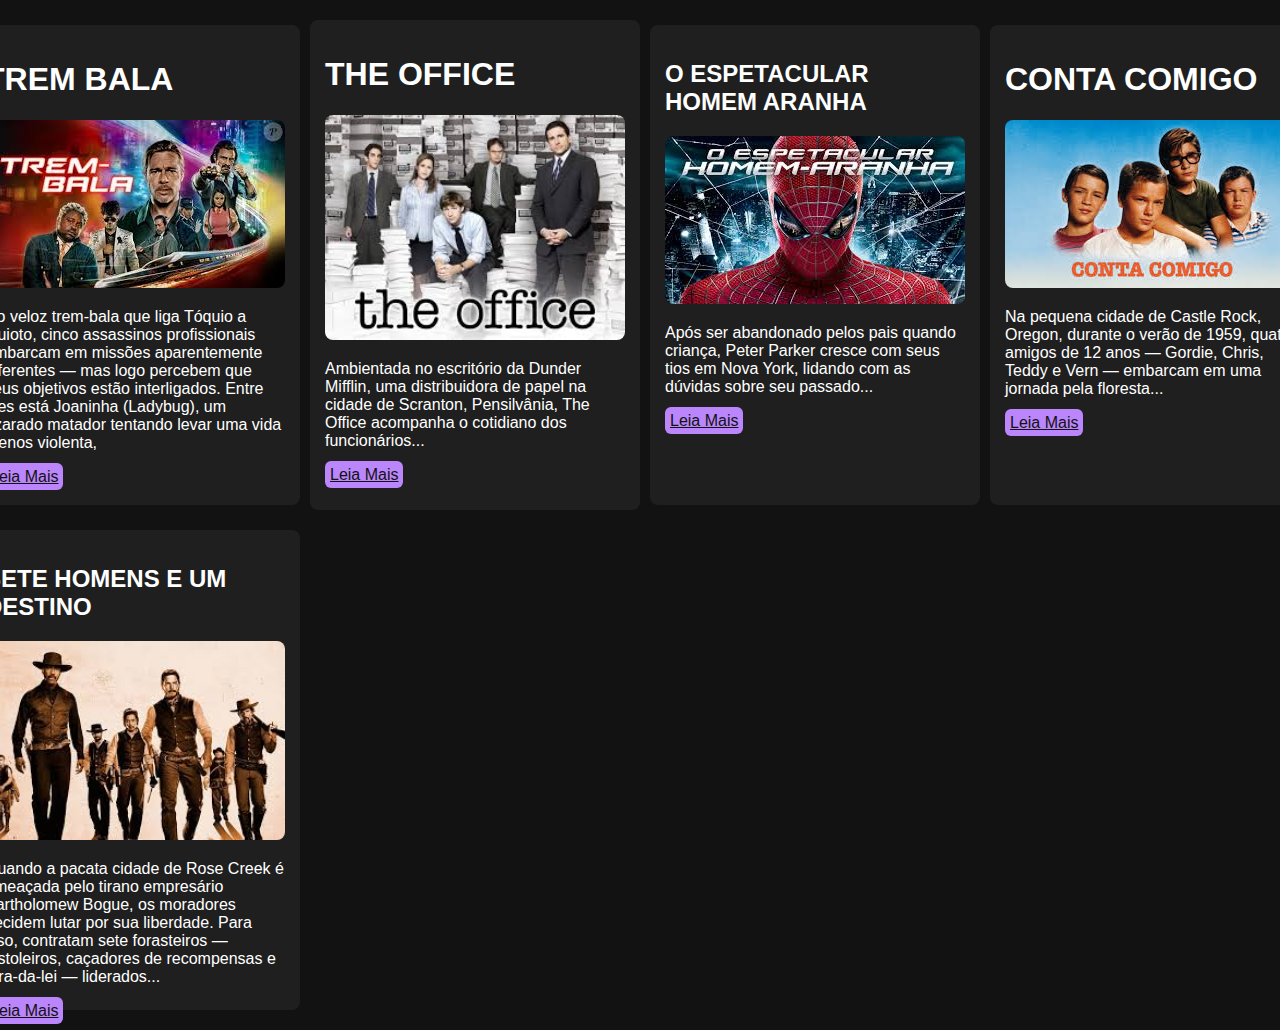
<file: index.html>
<!DOCTYPE html>
<html lang="pt-BR">
<head>
    <meta charset="UTF-8">
    <meta name="viewport" content="width=device-width, initial-scale=1.0">
    <link rel="stylesheet" href="style.css">
    <title>Curiosidades Cinematográficas</title>
</head>
<body>
    <div class="container">
       <div class="serie">
        <h1>TREM BALA</h1>
        <img src="imagens/download (3).jpg" alt="trem-bala" width="300px">
        <p>No veloz trem-bala que liga Tóquio a Quioto, cinco assassinos profissionais embarcam em missões aparentemente diferentes — mas logo percebem que seus objetivos estão interligados. Entre eles está Joaninha (Ladybug), um azarado matador tentando levar uma vida menos violenta,</p>     
        <a href="trem.html" class="leia">Leia Mais</a>
       </div>
        <div class="serie1">
            <h1>THE OFFICE</h1>
            <img src="imagens/download.jpg" alt="the-office" width="300px">
            <p>Ambientada no escritório da Dunder Mifflin, uma distribuidora de papel na cidade de Scranton, Pensilvânia, The Office acompanha o cotidiano dos funcionários...</p>
            <a href="office.html" class="leia1">Leia Mais</a>
        </div>
        <div class="serie2">
            <h2>O ESPETACULAR HOMEM ARANHA</h2>
            <img src="imagens/download (6).jpg" alt="aranha" width="300px">
            <p>Após ser abandonado pelos pais quando criança, Peter Parker cresce com seus tios em Nova York, lidando com as dúvidas sobre seu passado...</p>
            <a href="aranha.html" class="leia2">Leia Mais</a>
        </div>
        <div class="serie3">
            <h1>CONTA COMIGO</h1>
            <img src="imagens/download (9).jpg" alt="conta-comigo" width="300px">
            <p>Na pequena cidade de Castle Rock, Oregon, durante o verão de 1959, quatro amigos de 12 anos — Gordie, Chris, Teddy e Vern — embarcam em uma jornada pela floresta...</p>
            <a href="conta.html" class="leia3">Leia Mais</a>
        </div>
        <div class="serie4">
            <h2>SETE HOMENS E UM DESTINO</h2>
            <img src="imagens/download (4).jpg" alt="7-homens">
            <p> Quando a pacata cidade de Rose Creek é ameaçada pelo tirano empresário Bartholomew Bogue, os moradores decidem lutar por sua liberdade. Para isso, contratam sete forasteiros — pistoleiros, caçadores de recompensas e fora-da-lei — liderados... </p>
            <a href="7homens.html" class="leia4">Leia Mais</a>
        </div>

       













    </div>
    
</body>
</html>
</file>
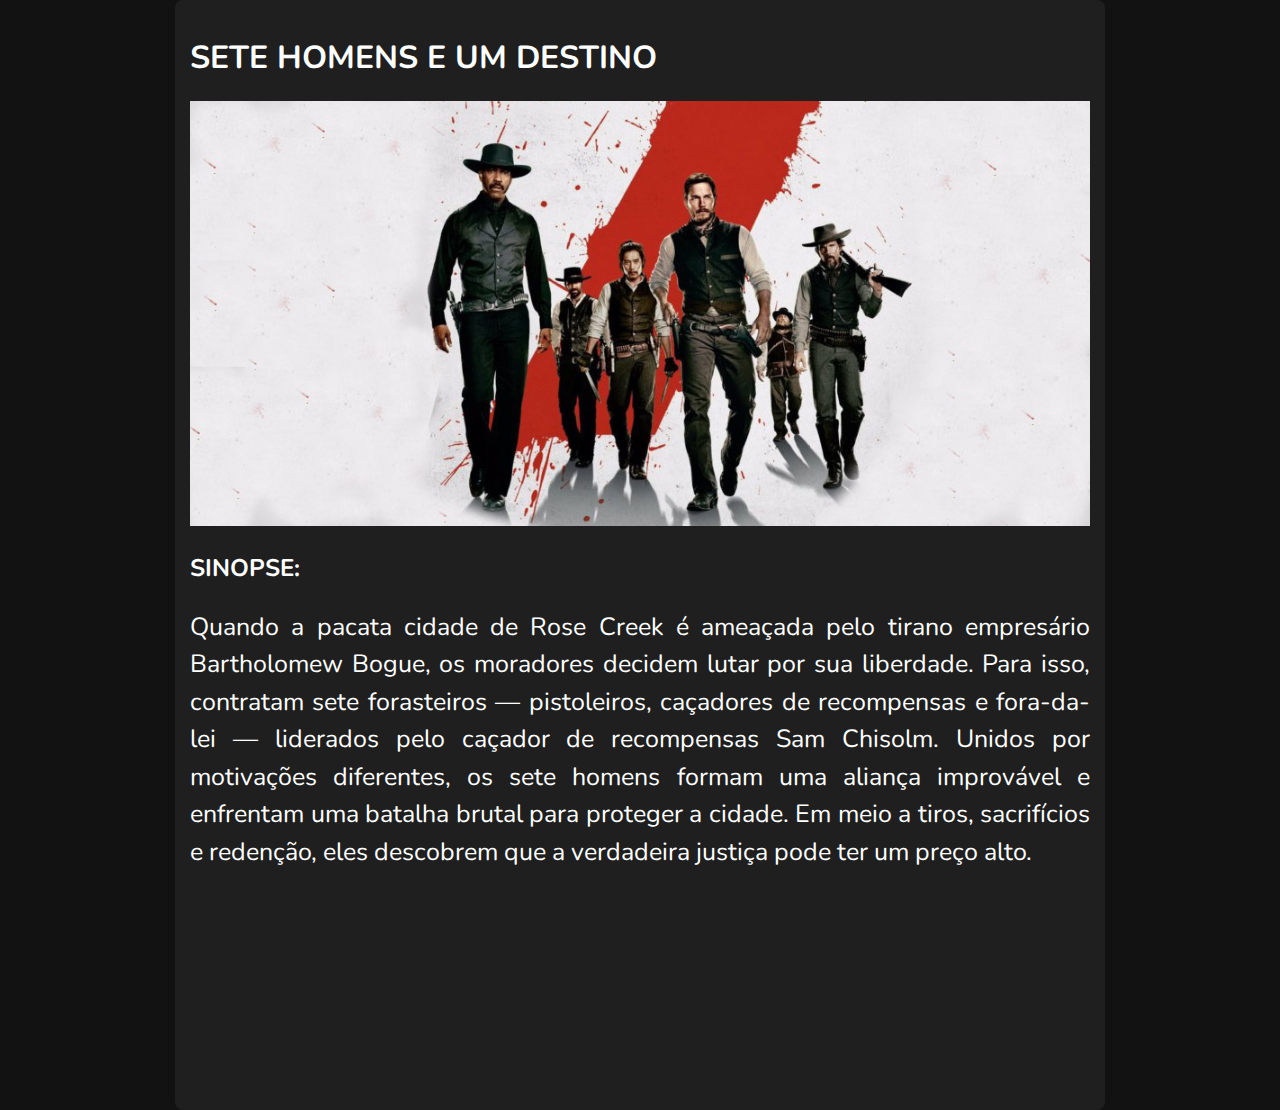
<file: 7homens.html>
<!DOCTYPE html>
<html lang="pt-BR">
<head>
    <meta charset="UTF-8">
    <meta name="viewport" content="width=device-width, initial-scale=1.0">
    <link rel="stylesheet" href="style.css">
    <title>Sete Homens e um Destino</title>
</head>
<body>
    <div class="pag">
        <h1>SETE HOMENS E UM DESTINO</h1>
        <img src="imagens/7homens.jpg" alt="7-homens" width="900px">
        <h2>SINOPSE: </h2>
        <p class="fonte"> Quando a pacata cidade de Rose Creek é ameaçada pelo tirano empresário Bartholomew Bogue, os moradores decidem lutar por sua liberdade. Para isso, contratam sete forasteiros — pistoleiros, caçadores de recompensas e fora-da-lei — liderados pelo caçador de recompensas Sam Chisolm. Unidos por motivações diferentes, os sete homens formam uma aliança improvável e enfrentam uma batalha brutal para proteger a cidade. Em meio a tiros, sacrifícios e redenção, eles descobrem que a verdadeira justiça pode ter um preço alto.</p>
    </div>
    
</body>
</html>
</file>
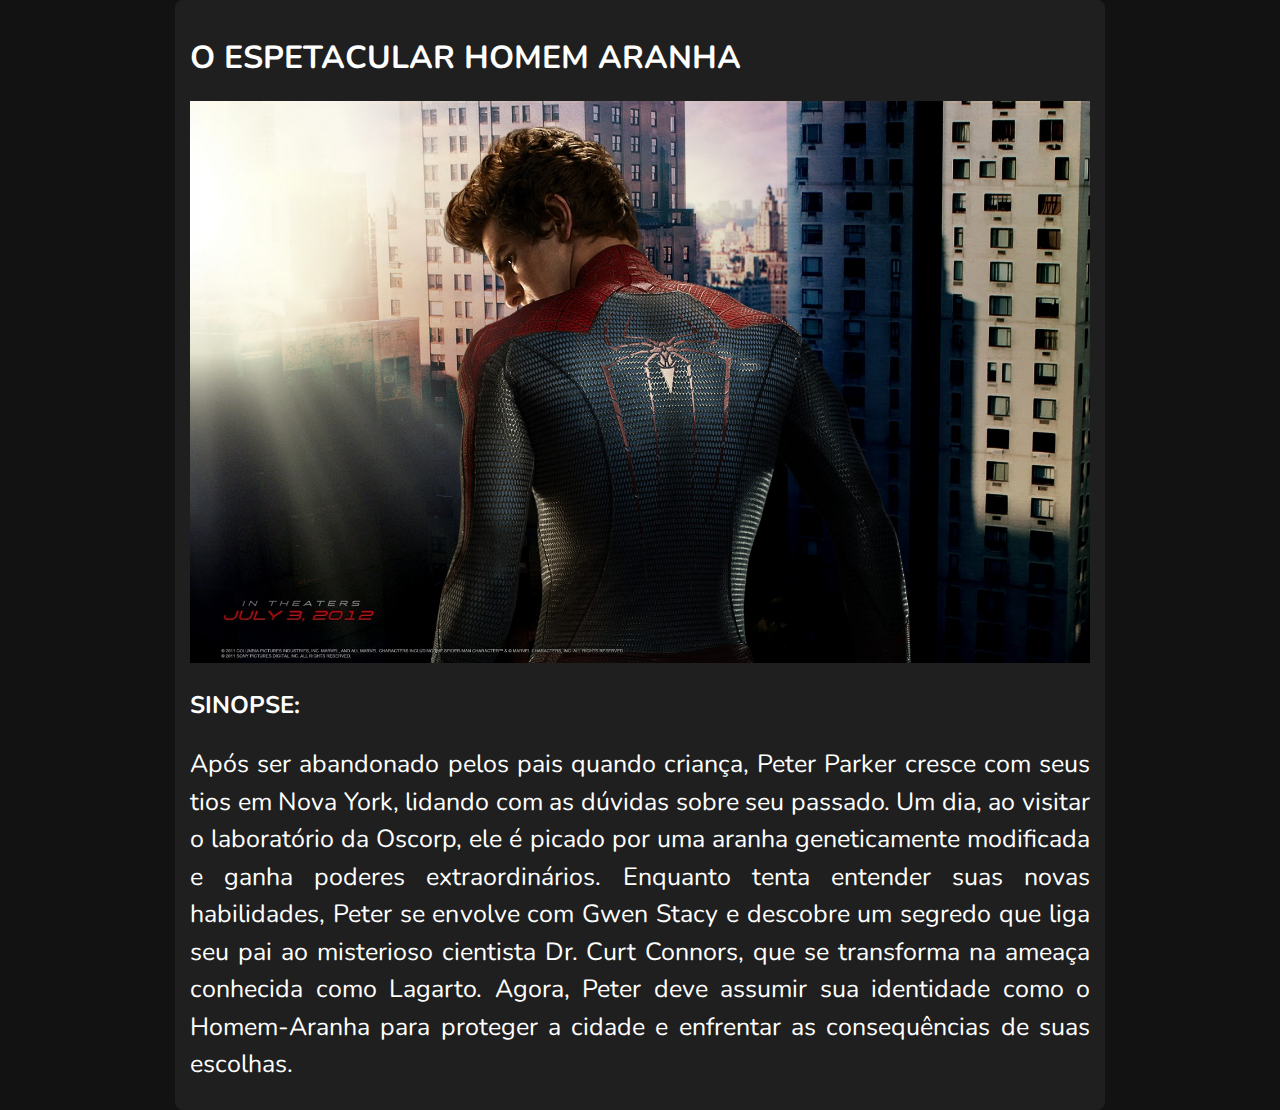
<file: aranha.html>
<!DOCTYPE html>
<html lang="pt-BR">
<head>
    <meta charset="UTF-8">
    <meta name="viewport" content="width=device-width, initial-scale=1.0">
    <link rel="stylesheet" href="style.css">
    <title>O Espetacular Homem Aranha</title>
</head>
<body>
    <div class="pag">
        <h1>O ESPETACULAR HOMEM ARANHA</h1>
        <img src="imagens/R.jpg" alt="aranha" width="900px">
        <h2>SINOPSE: </h2>
        <p class="fonte">Após ser abandonado pelos pais quando criança, Peter Parker cresce com seus tios em Nova York, lidando com as dúvidas sobre seu passado. Um dia, ao visitar o laboratório da Oscorp, ele é picado por uma aranha geneticamente modificada e ganha poderes extraordinários. Enquanto tenta entender suas novas habilidades, Peter se envolve com Gwen Stacy e descobre um segredo que liga seu pai ao misterioso cientista Dr. Curt Connors, que se transforma na ameaça conhecida como Lagarto. Agora, Peter deve assumir sua identidade como o Homem-Aranha para proteger a cidade e enfrentar as consequências de suas escolhas.</p>
    </div>
    
</body>
</html>
</file>
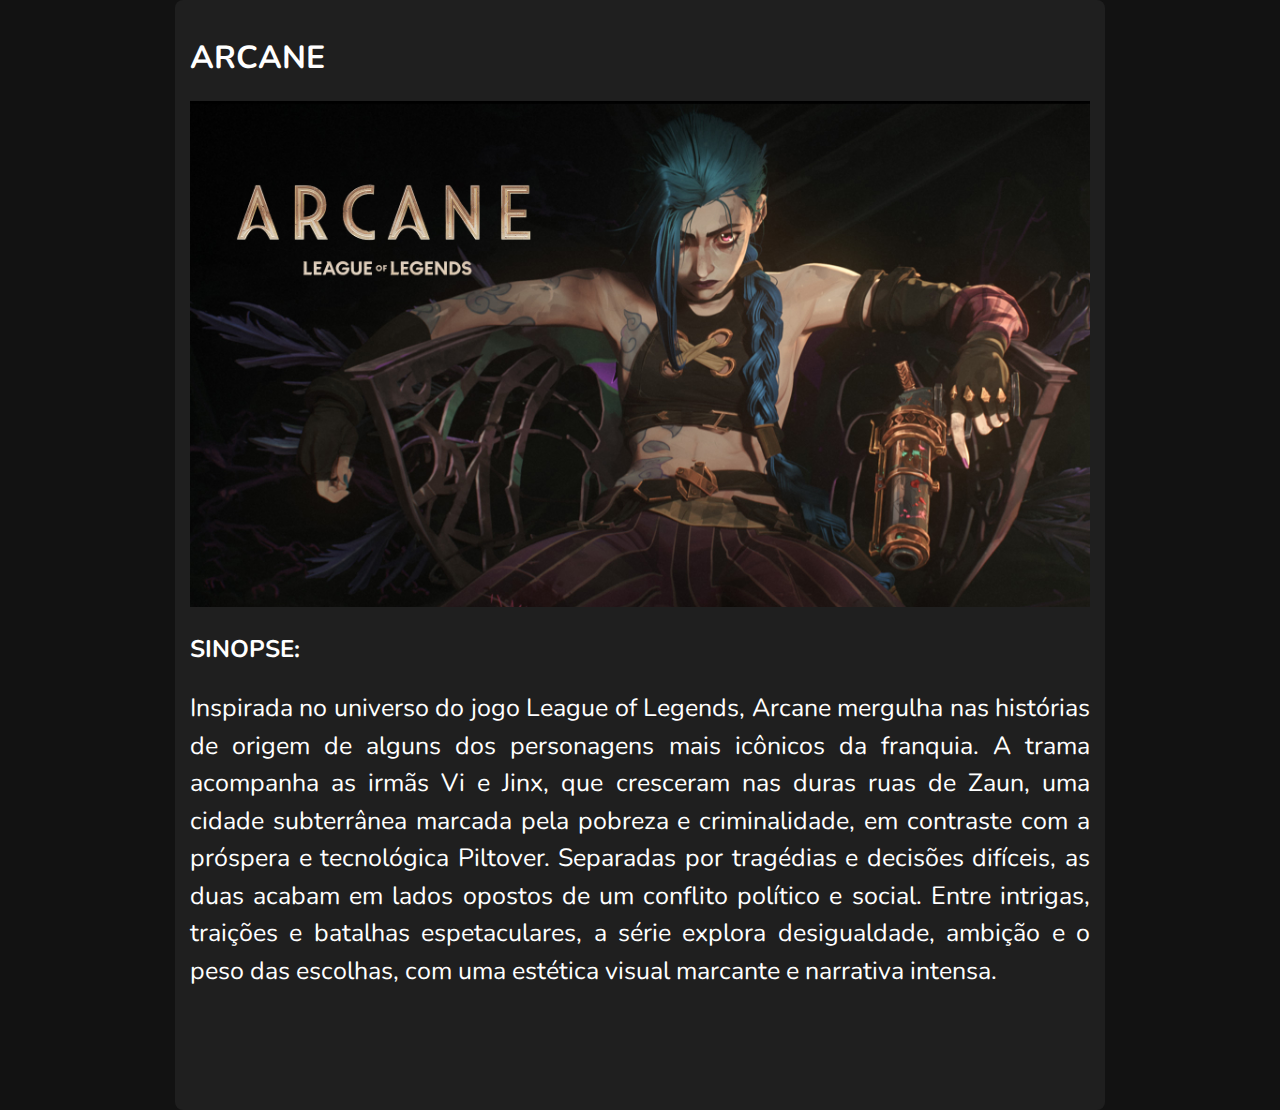
<file: arcane.html>
<!DOCTYPE html>
<html lang="pt-BR">
<head>
    <meta charset="UTF-8">
    <meta name="viewport" content="width=device-width, initial-scale=1.0">
    <link rel="stylesheet" href="style.css">
    <title>Arcane</title>
</head>
<body>
    <div class="pag">
        <h1>ARCANE</h1>
        <img src="imagens/arcane2.jpg" alt="arcane" width="900px">
        <h2>SINOPSE: </h2>
        <p class="fonte">Inspirada no universo do jogo League of Legends, Arcane mergulha nas histórias de origem de alguns dos personagens mais icônicos da franquia. A trama acompanha as irmãs Vi e Jinx, que cresceram nas duras ruas de Zaun, uma cidade subterrânea marcada pela pobreza e criminalidade, em contraste com a próspera e tecnológica Piltover. Separadas por tragédias e decisões difíceis, as duas acabam em lados opostos de um conflito político e social. Entre intrigas, traições e batalhas espetaculares, a série explora desigualdade, ambição e o peso das escolhas, com uma estética visual marcante e narrativa intensa.</p>
    </div>
</body>
</html>
</file>
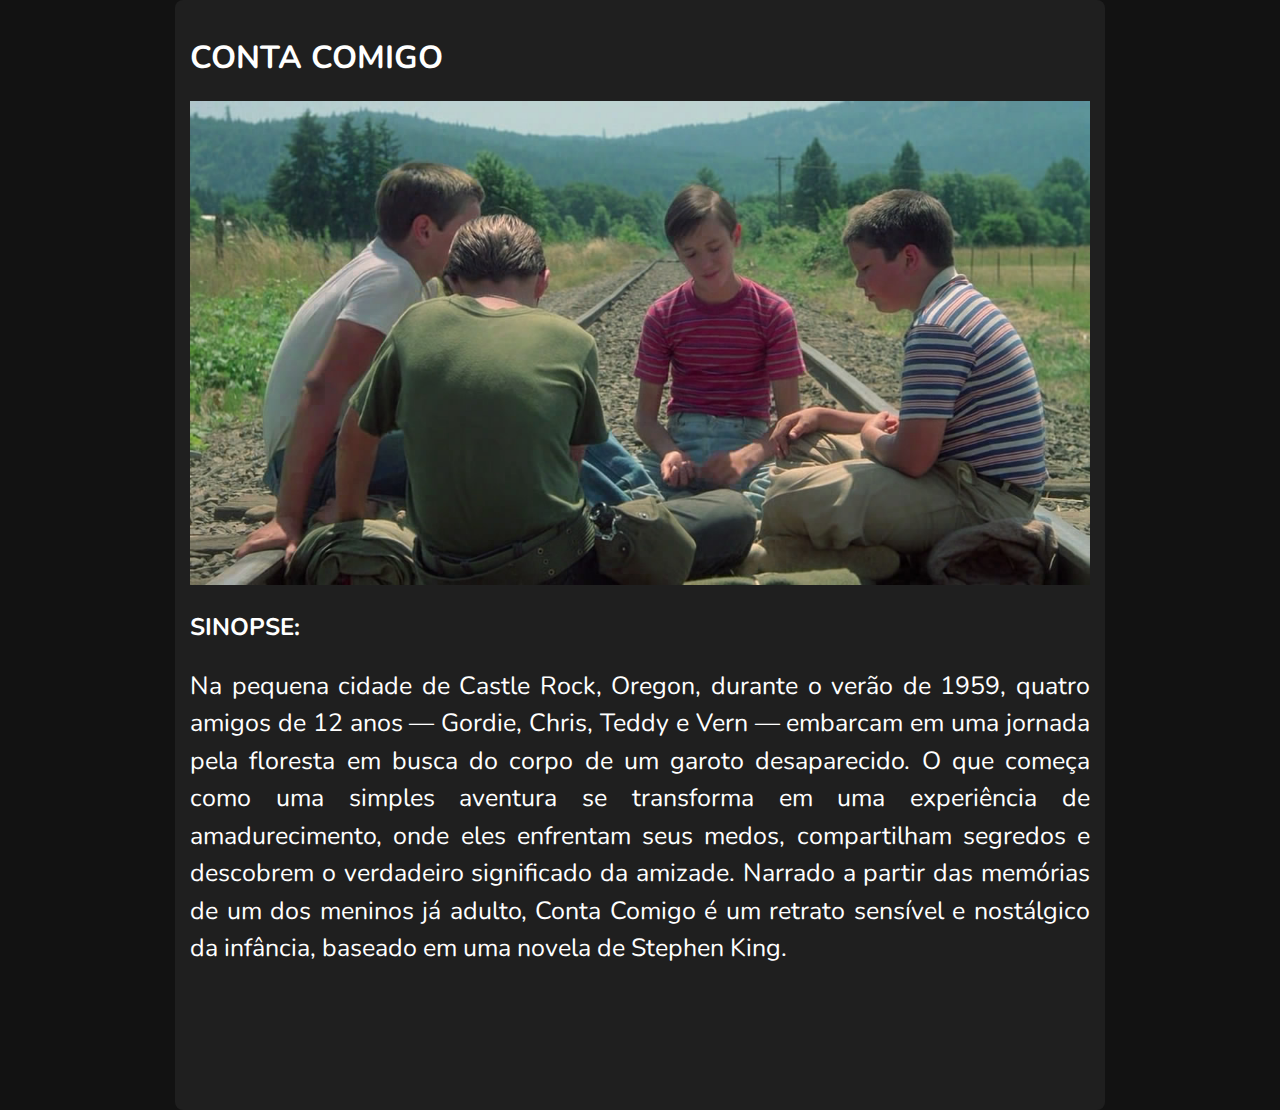
<file: conta.html>
<!DOCTYPE html>
<html lang="pt-BR">
<head>
    <meta charset="UTF-8">
    <meta name="viewport" content="width=device-width, initial-scale=1.0">
    <link rel="stylesheet" href="style.css">
    <title>Conta Comigo</title>
</head>
<body>
    <div class="pag">
        <h1>CONTA COMIGO</h1>
        <img src="imagens/contacmg.jpg" alt="conta-comigo" width="900px">
        <h2>SINOPSE: </h2>
        <p class="fonte">Na pequena cidade de Castle Rock, Oregon, durante o verão de 1959, quatro amigos de 12 anos — Gordie, Chris, Teddy e Vern — embarcam em uma jornada pela floresta em busca do corpo de um garoto desaparecido. O que começa como uma simples aventura se transforma em uma experiência de amadurecimento, onde eles enfrentam seus medos, compartilham segredos e descobrem o verdadeiro significado da amizade. Narrado a partir das memórias de um dos meninos já adulto, Conta Comigo é um retrato sensível e nostálgico da infância, baseado em uma novela de Stephen King.</p>
    </div>
    
</body>
</html>
</file>
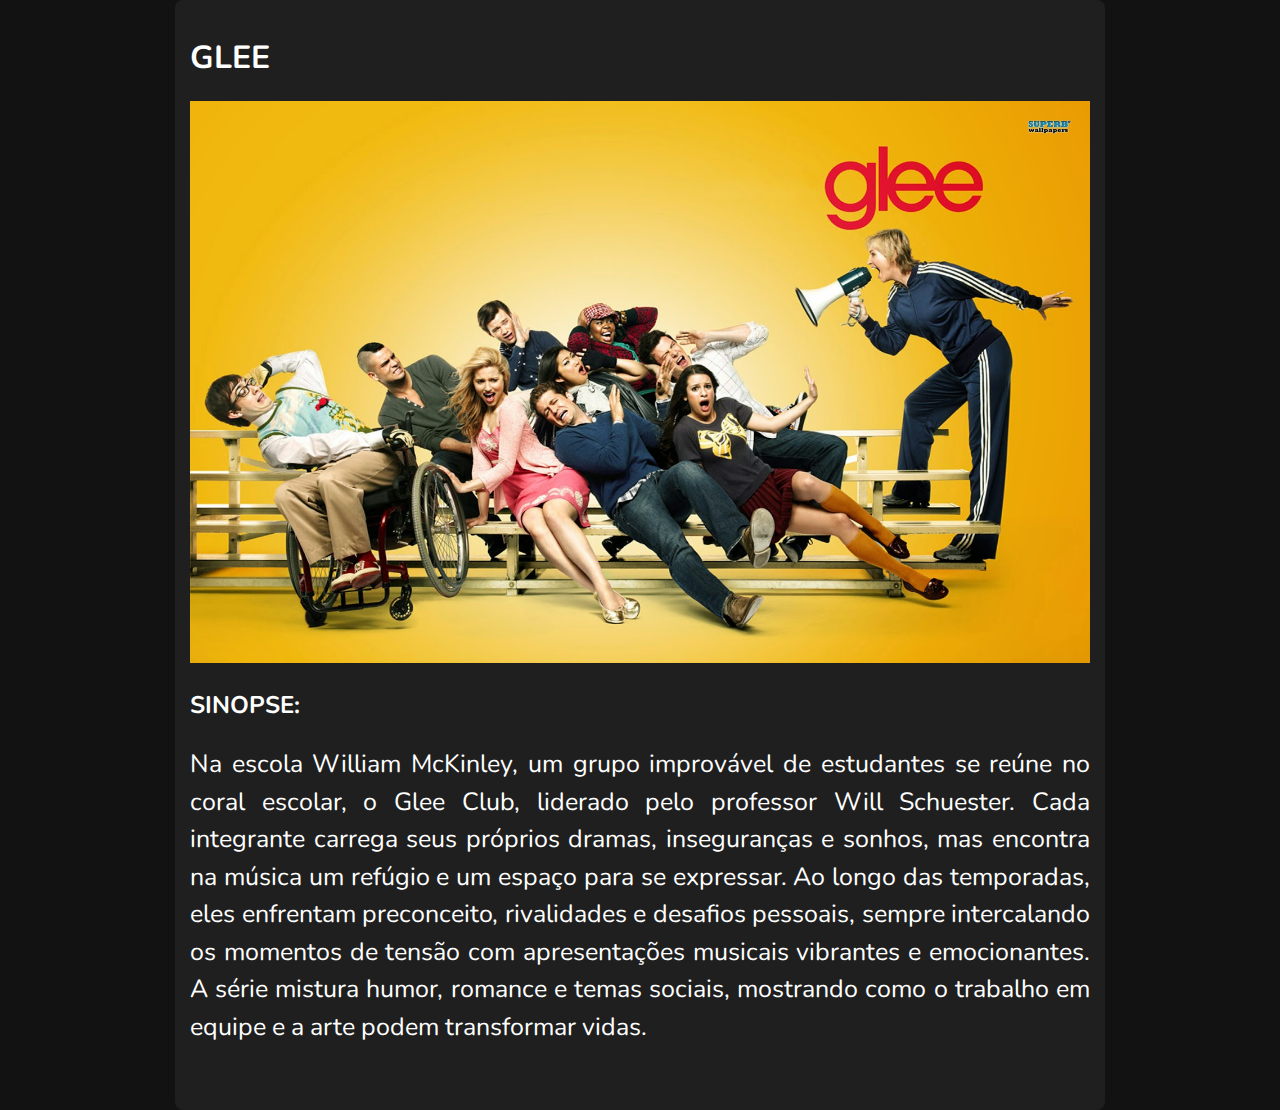
<file: glee.html>
<!DOCTYPE html>
<html lang="pt-BR">
<head>
    <meta charset="UTF-8">
    <meta name="viewport" content="width=device-width, initial-scale=1.0">
    <link rel="stylesheet" href="style.css">
    <title>Glee</title>
</head>
<body>
    <div class="pag">
        <h1>GLEE</h1>
        <img src="imagens/glee1.jpg" alt="glee" width="900px">
        <h2>SINOPSE: </h2>
        <p class="fonte"> Na escola William McKinley, um grupo improvável de estudantes se reúne no coral escolar, o Glee Club, liderado pelo professor Will Schuester. Cada integrante carrega seus próprios dramas, inseguranças e sonhos, mas encontra na música um refúgio e um espaço para se expressar. Ao longo das temporadas, eles enfrentam preconceito, rivalidades e desafios pessoais, sempre intercalando os momentos de tensão com apresentações musicais vibrantes e emocionantes. A série mistura humor, romance e temas sociais, mostrando como o trabalho em equipe e a arte podem transformar vidas.</p>
    </div>
    
</body>
</html>
</file>
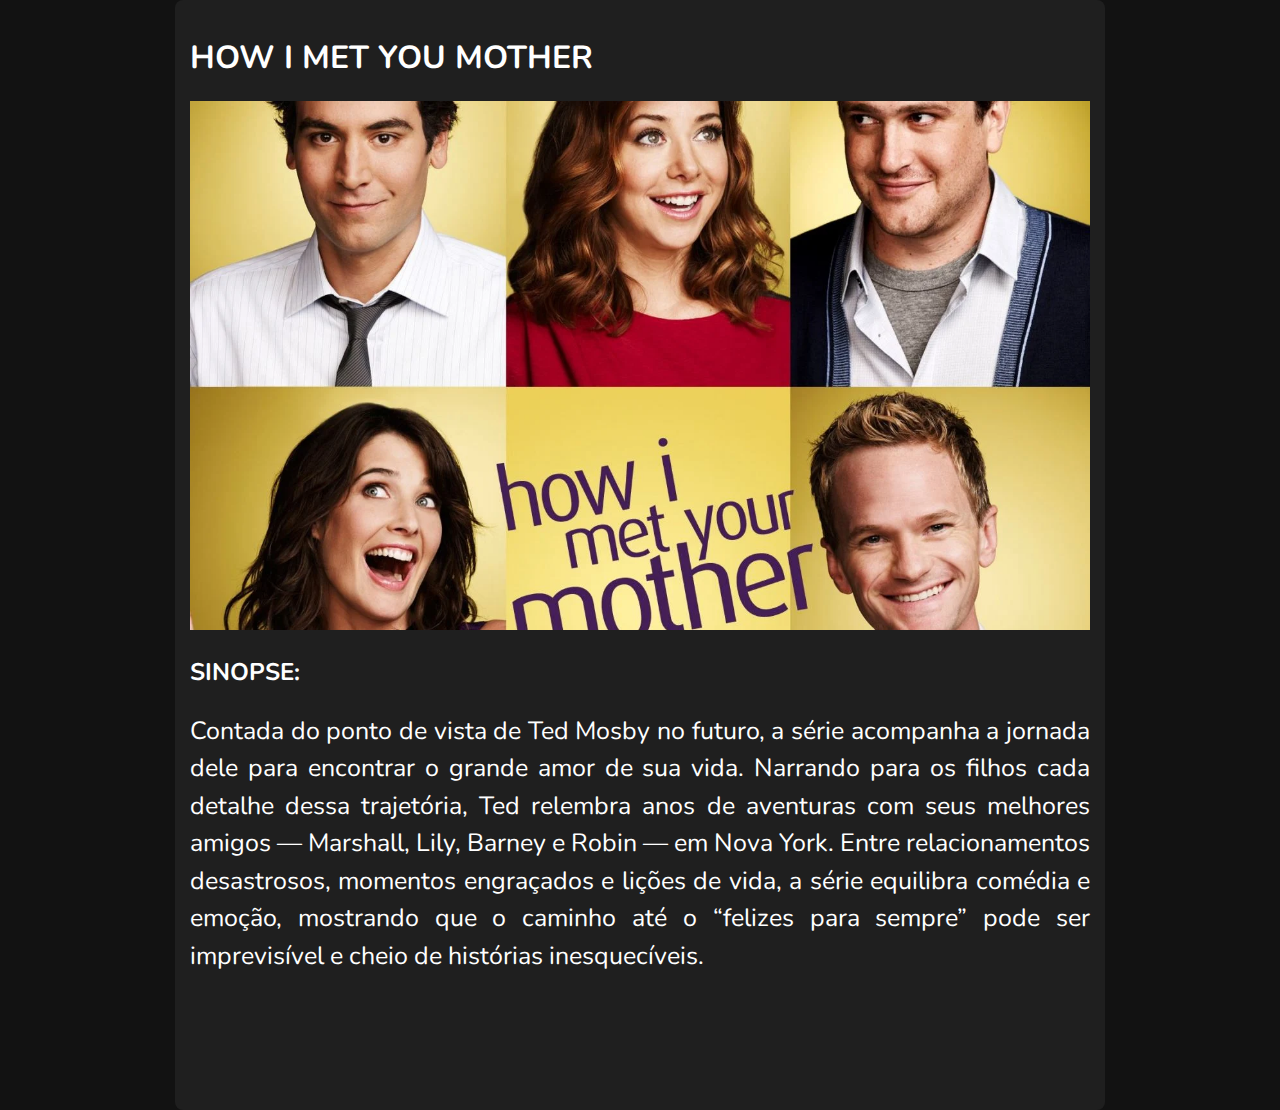
<file: himym.html>
<!DOCTYPE html>
<html lang="pt-BR">
<head>
    <meta charset="UTF-8">
    <meta name="viewport" content="width=device-width, initial-scale=1.0">
    <link rel="stylesheet" href="style.css">
    <title>How I Met Your Mother</title>
</head>
<body>
    <div class="pag">
        <h1>HOW I MET YOU MOTHER</h1>
        <img src="imagens/himym1.jpg" alt="himym" width="900px">
        <h2>SINOPSE: </h2>
        <p class="fonte">Contada do ponto de vista de Ted Mosby no futuro, a série acompanha a jornada dele para encontrar o grande amor de sua vida. Narrando para os filhos cada detalhe dessa trajetória, Ted relembra anos de aventuras com seus melhores amigos — Marshall, Lily, Barney e Robin — em Nova York. Entre relacionamentos desastrosos, momentos engraçados e lições de vida, a série equilibra comédia e emoção, mostrando que o caminho até o “felizes para sempre” pode ser imprevisível e cheio de histórias inesquecíveis.</p>
    </div>
    
</body>
</html>
</file>
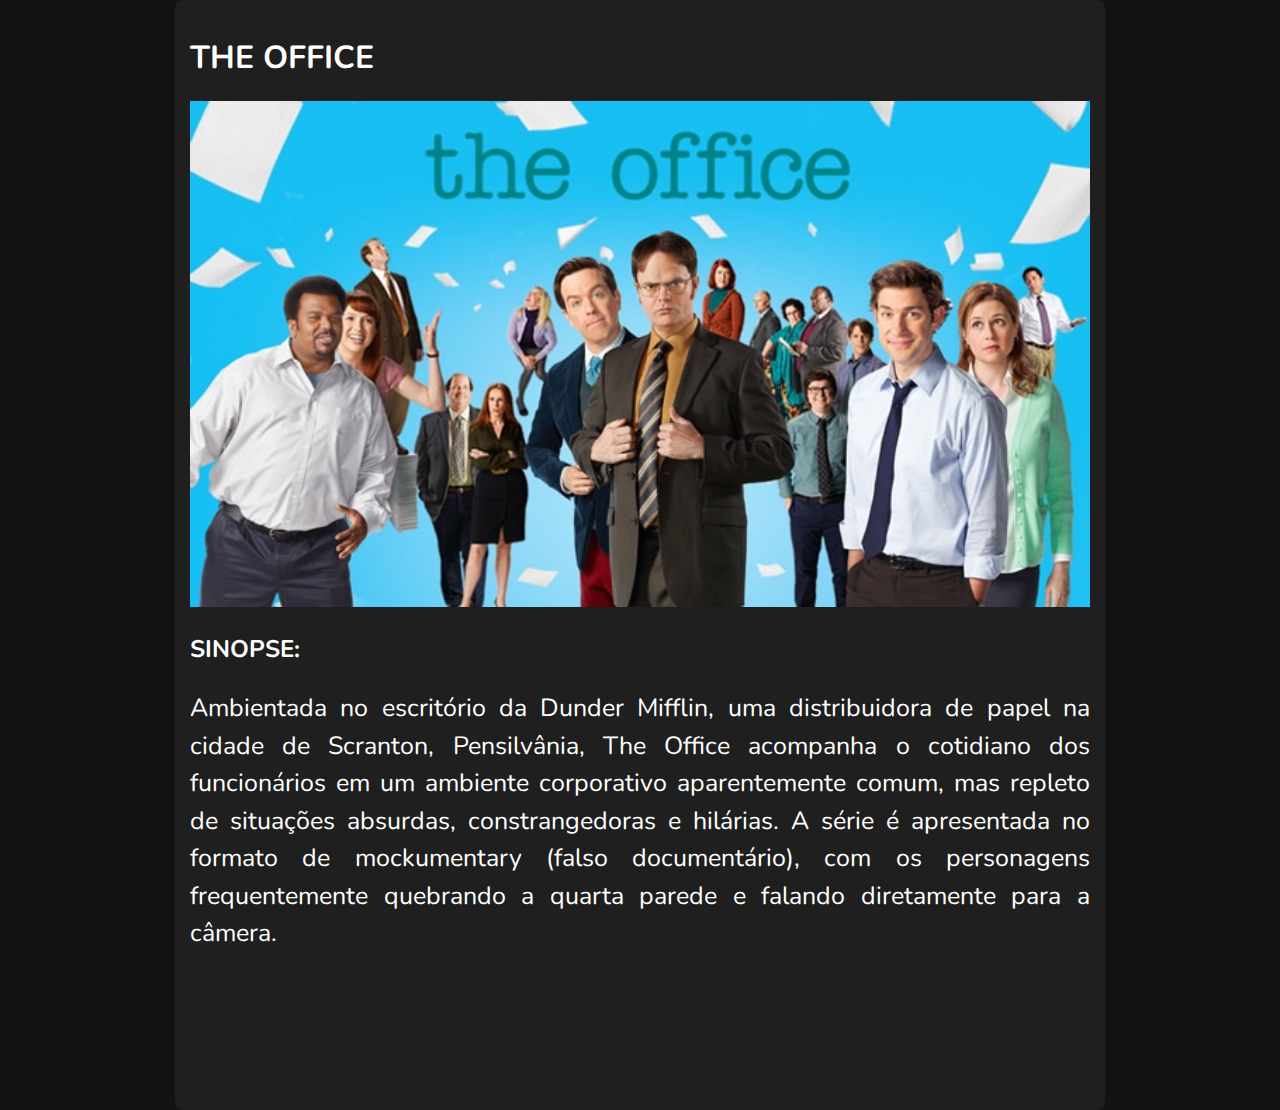
<file: office.html>
<!DOCTYPE html>
<html lang="pt-BR">
<head>
    <meta charset="UTF-8">
    <meta name="viewport" content="width=device-width, initial-scale=1.0">
    <link rel="stylesheet" href="style.css">
    <title>The Office</title>
</head>
<body>
    <div class="pag">
        <h1>THE OFFICE</h1>
        <img src="imagens/the office.jpg" alt="the-office" width="900px">
        <h2>SINOPSE: </h2>
        <p class="fonte">Ambientada no escritório da Dunder Mifflin, uma distribuidora de papel na cidade de Scranton, Pensilvânia, The Office acompanha o cotidiano dos funcionários em um ambiente corporativo aparentemente comum, mas repleto de situações absurdas, constrangedoras e hilárias. A série é apresentada no formato de mockumentary (falso documentário), com os personagens frequentemente quebrando a quarta parede e falando diretamente para a câmera.</p>
    </div>
</body>
</html>
</file>
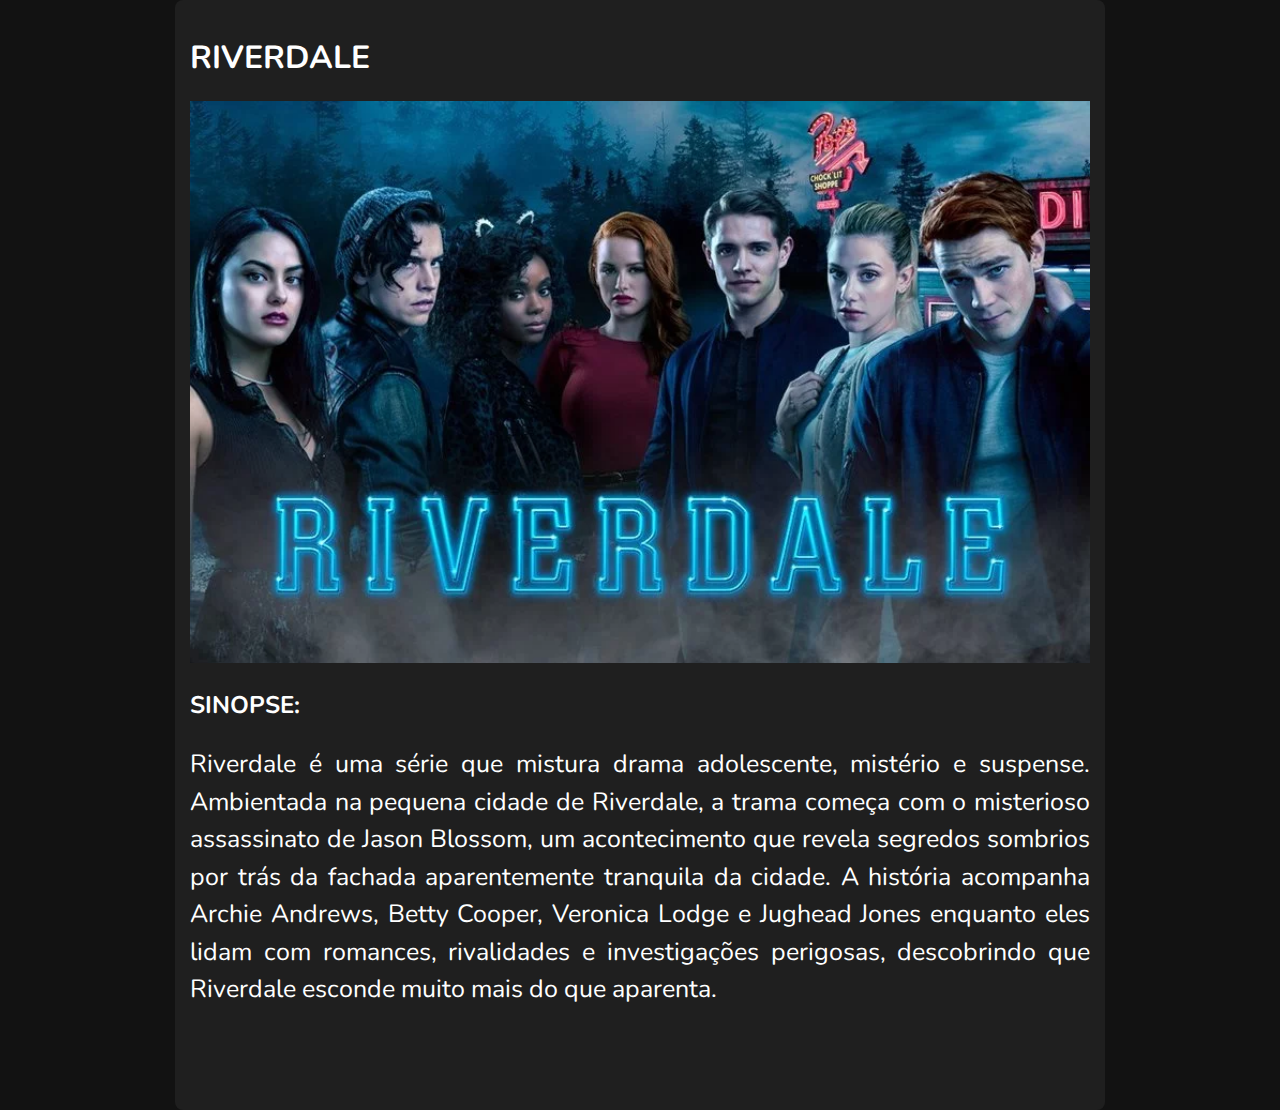
<file: riverdale.html>
<!DOCTYPE html>
<html lang="pt-BR">
<head>
    <meta charset="UTF-8">
    <meta name="viewport" content="width=device-width, initial-scale=1.0">
    <link rel="stylesheet" href="style.css">
    <title>Riverdale</title>
</head>
<body class="body1">
    <div class="container1">
    <div class="pag">
      <h1>RIVERDALE</h1>
      <img src="imagens/riverdaleee.jpg" alt="riverdale" width="900px">
      <h2>SINOPSE: </h2>
      <p class="fonte">Riverdale é uma série que mistura drama adolescente, mistério e suspense. Ambientada na pequena cidade de Riverdale, a trama começa com o misterioso assassinato de Jason Blossom, um acontecimento que revela segredos sombrios por trás da fachada aparentemente tranquila da cidade. A história acompanha Archie Andrews, Betty Cooper, Veronica Lodge e Jughead Jones enquanto eles lidam com romances, rivalidades e investigações perigosas, descobrindo que Riverdale esconde muito mais do que aparenta.</p>

    </div>










    </div>
</body>
</html>
</file>
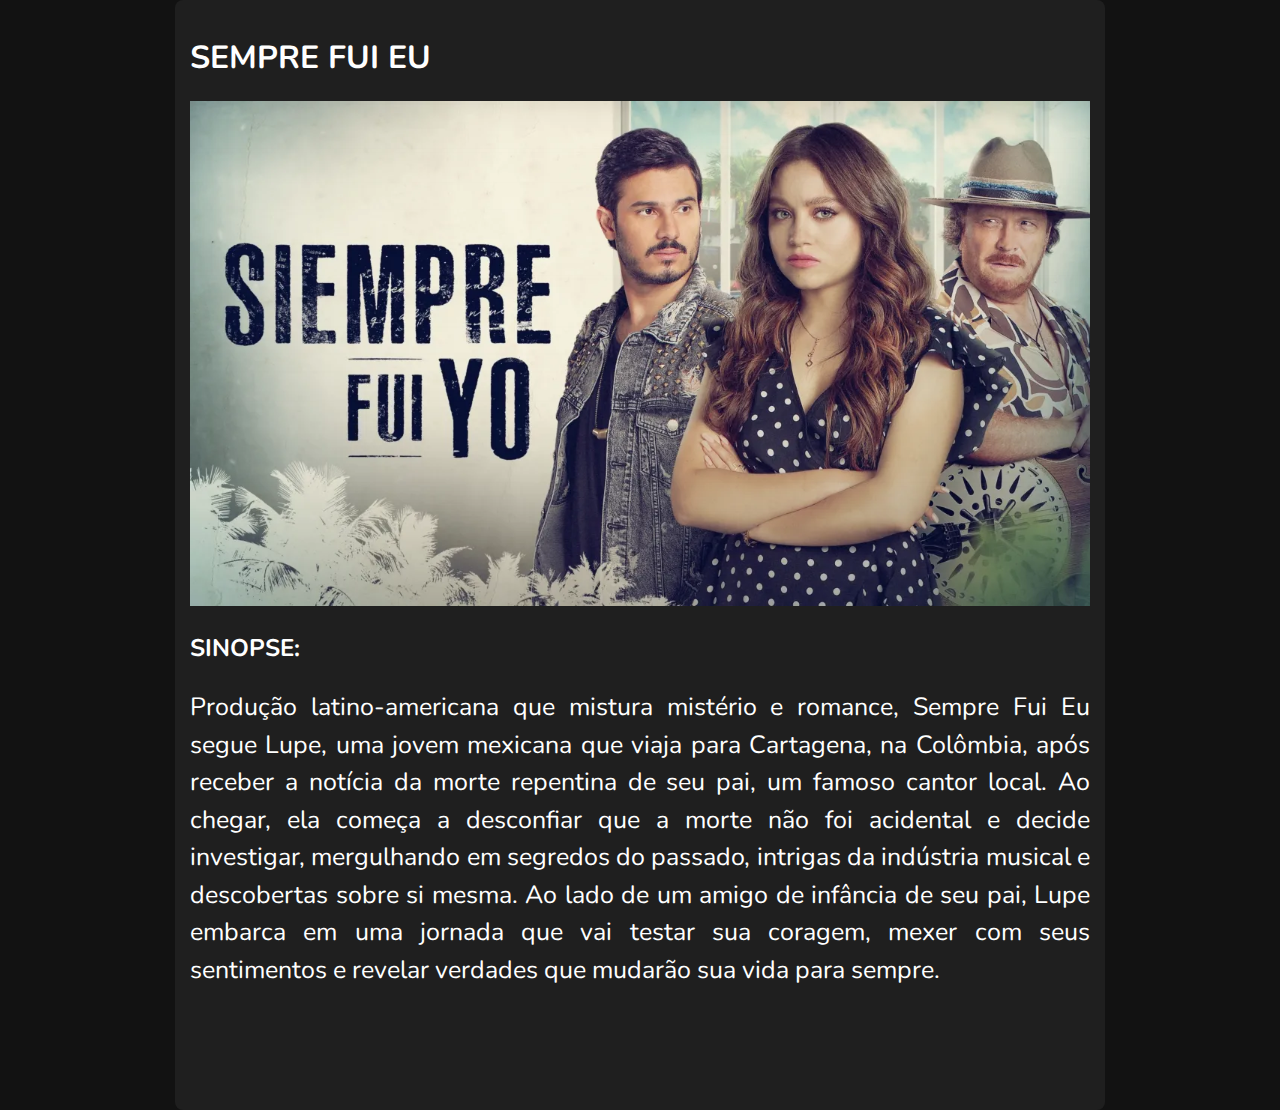
<file: siempre.html>
<!DOCTYPE html>
<html lang="pt-BR">
<head>
    <meta charset="UTF-8">
    <meta name="viewport" content="width=device-width, initial-scale=1.0">
    <link rel="stylesheet" href="style.css">
    <title>Siempre Fui Yo</title>
</head>
<body>
    <div class="pag">
        <h1>SEMPRE FUI EU</h1>
        <img src="imagens/semprefuieu.jpg" alt="sempre-fui-eu" width="900px">
        <h2>SINOPSE: </h2>
        <p class="fonte">Produção latino-americana que mistura mistério e romance, Sempre Fui Eu segue Lupe, uma jovem mexicana que viaja para Cartagena, na Colômbia, após receber a notícia da morte repentina de seu pai, um famoso cantor local. Ao chegar, ela começa a desconfiar que a morte não foi acidental e decide investigar, mergulhando em segredos do passado, intrigas da indústria musical e descobertas sobre si mesma. Ao lado de um amigo de infância de seu pai, Lupe embarca em uma jornada que vai testar sua coragem, mexer com seus sentimentos e revelar verdades que mudarão sua vida para sempre.</p>
    </div>
    
</body>
</html>
</file>
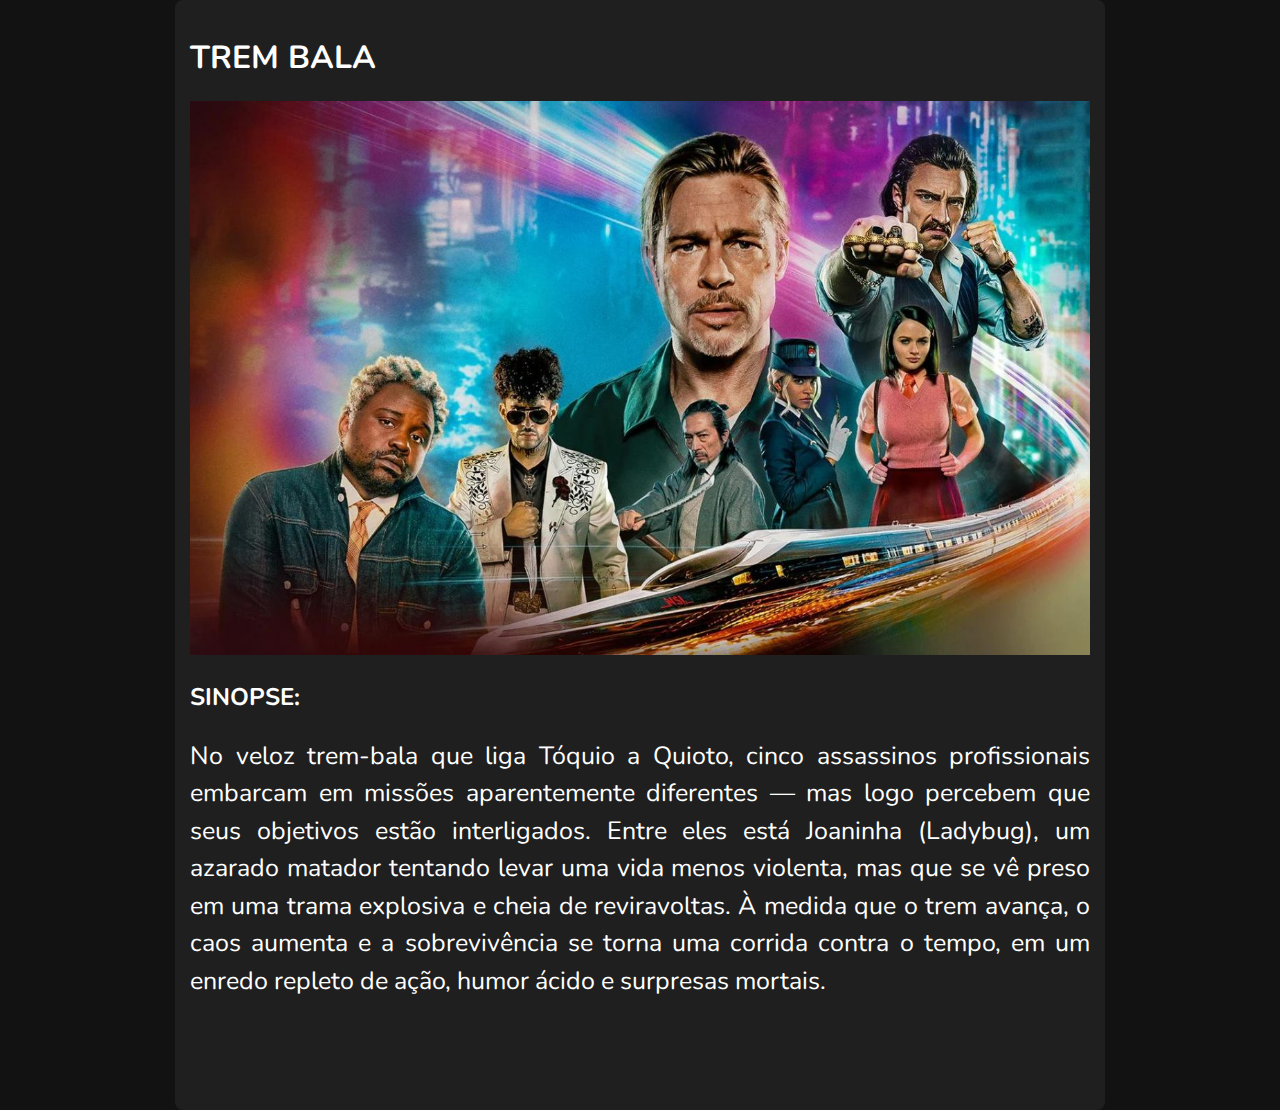
<file: trem.html>
<!DOCTYPE html>
<html lang="pt-BR">
<head>
    <meta charset="UTF-8">
    <meta name="viewport" content="width=device-width, initial-scale=1.0">
    <link rel="stylesheet" href="style.css">
    <title>TremBala</title>
</head>
<body class="body1">
    <div class="container1">
    <div class="pag">
      <h1>TREM BALA</h1>
      <img src="imagens/trembala.jpg" alt="trem-bala" width="900px">
      <h2>SINOPSE: </h2>
      <p class="fonte">No veloz trem-bala que liga Tóquio a Quioto, cinco assassinos profissionais embarcam em missões aparentemente diferentes — mas logo percebem que seus objetivos estão interligados. Entre eles está Joaninha (Ladybug), um azarado matador tentando levar uma vida menos violenta, mas que se vê preso em uma trama explosiva e cheia de reviravoltas. À medida que o trem avança, o caos aumenta e a sobrevivência se torna uma corrida contra o tempo, em um enredo repleto de ação, humor ácido e surpresas mortais.</p>

    </div>










    </div>
</body>
</html>
</file>
<file: style.css>
@import url('https://fonts.googleapis.com/css2?family=Nunito:ital,wght@0,200..1000;1,200..1000&display=swap');

body{
    background-color: #121212 ;
    display: flex;
    justify-content: center;
    gap: 20px;
    flex-wrap: wrap;
     margin: 0;
    padding: 0;


    font-family: Arial, Helvetica, sans-serif;
}
.container{
  display: grid;
   grid-template-columns: repeat(4, 320px);
  gap: 20px; 
  flex-wrap: wrap; 
  padding: 20px;
  background-color: #121212;
 justify-content: center;
  flex-direction: row;
  align-items: center;
}
.serie {
    background-color: #1f1f1f;
  color: white;
  padding: 15px;
  width: 300px; 
  border-radius: 8px;
  height: 450px;
  flex-direction: row;
  
    
}

.serie img{
  border-radius: 8px;
  width: 100%;
  height: auto;

}
.leia{
    border-radius: 6px;
    color: #121212;
    background-color: #bb86fc;
    padding: 5px;
    width: 10px;
    margin-top: auto;}

.serie1{
  background-color: #1f1f1f;
  color: white;
  padding: 15px;
  width: 300px; 
  border-radius: 8px;
  height: 460px;
  flex-direction: row;
}
.serie1 img{
  border-radius: 8px;
  width: 100%;
  height: auto;
}
.leia1{
    border-radius: 6px;
    color: #121212;
    background-color: #bb86fc;
    padding: 5px;
    width: 10px;
    margin-top: auto;
}
.serie2{
  background-color: #1f1f1f;
  color: white;
  padding: 15px;
  width: 300px; 
  border-radius: 8px;
  height: 450px;
  flex-direction: row;
}
.serie2 img{
  border-radius: 8px;
  width: 100%;
  height: auto;
}
.leia2{
    border-radius: 6px;
    color: #121212;
    background-color: #bb86fc;
    padding: 5px;
    width: 10px;
    margin-top: auto;
}
.serie3{
  background-color: #1f1f1f;
  color: white;
  padding: 15px;
  width: 300px; 
  border-radius: 8px;
  height: 450px;
  flex-direction: row;
}
.serie3 img{
  border-radius: 8px;
  width: 100%;
  height: auto;
  
  
}
.leia3{
    border-radius: 6px;
    color: #121212;
    background-color: #bb86fc;
    padding: 5px;
    width: 10px;
    margin-top: auto;
}
.serie4{
  background-color: #1f1f1f;
  color: white;
  padding: 15px;
  width: 300px; 
  border-radius: 8px;
  height: 450px;
  flex-direction: row;
  grid-column: 1;
  
}
.serie4 img{
  border-radius: 8px;
  width: 100%;
  height: auto;
}
.leia4{
    border-radius: 6px;
    color: #121212;
    background-color: #bb86fc;
    padding: 5px;
    width: 10px;
    margin-top: auto;
}
.container1{
    background-color: #121212;
    flex-wrap: wrap;
    justify-content: center;
    
}
.body{
    background-color: #121212;
    display: flex;
    
}
.pag{
    background-color: #1f1f1f;
  color: white;
  padding: 15px;
  width: 900px; 
  border-radius: 8px;
  height: 1080px;
  flex-direction: row;
  font-family: 'Nunito', sans-serif ;
  
}
.fonte{
    font-size: 25px;
    text-align: justify; 
    line-height: 1.5;
}
</file>
